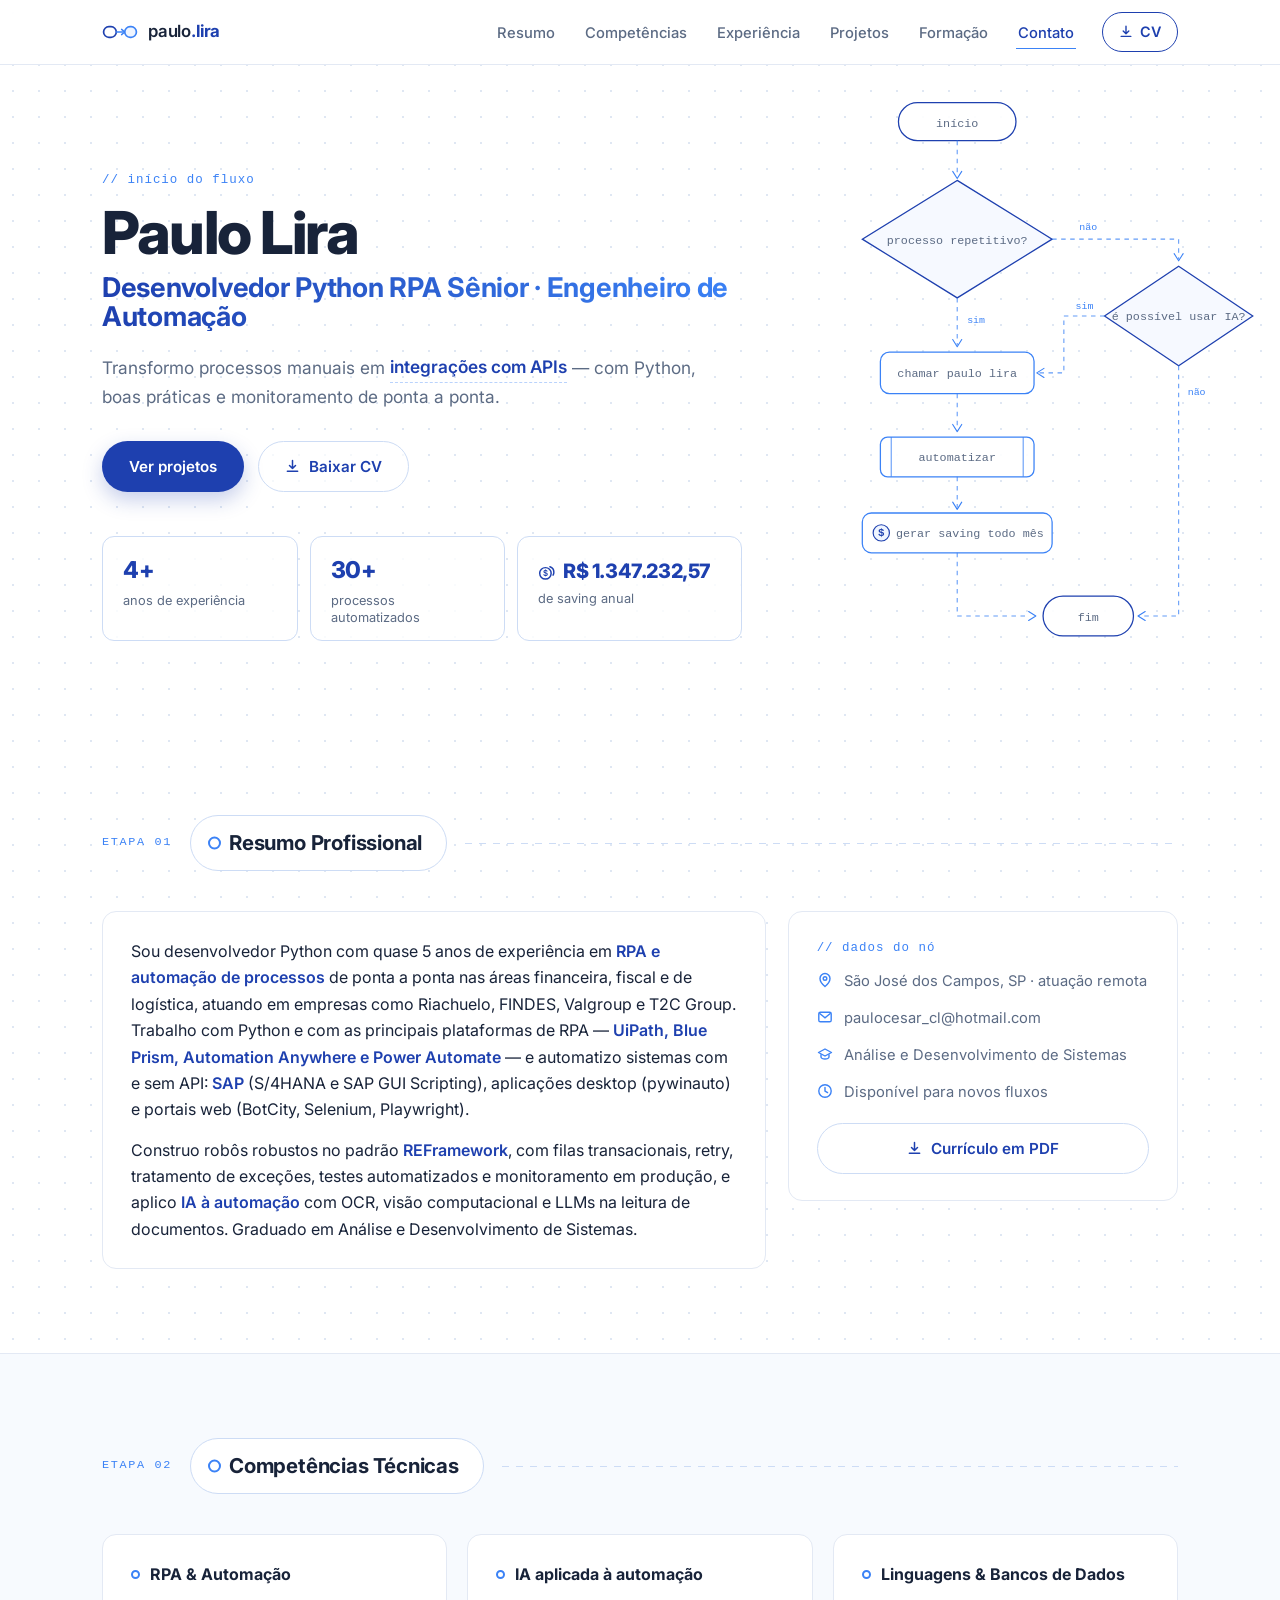
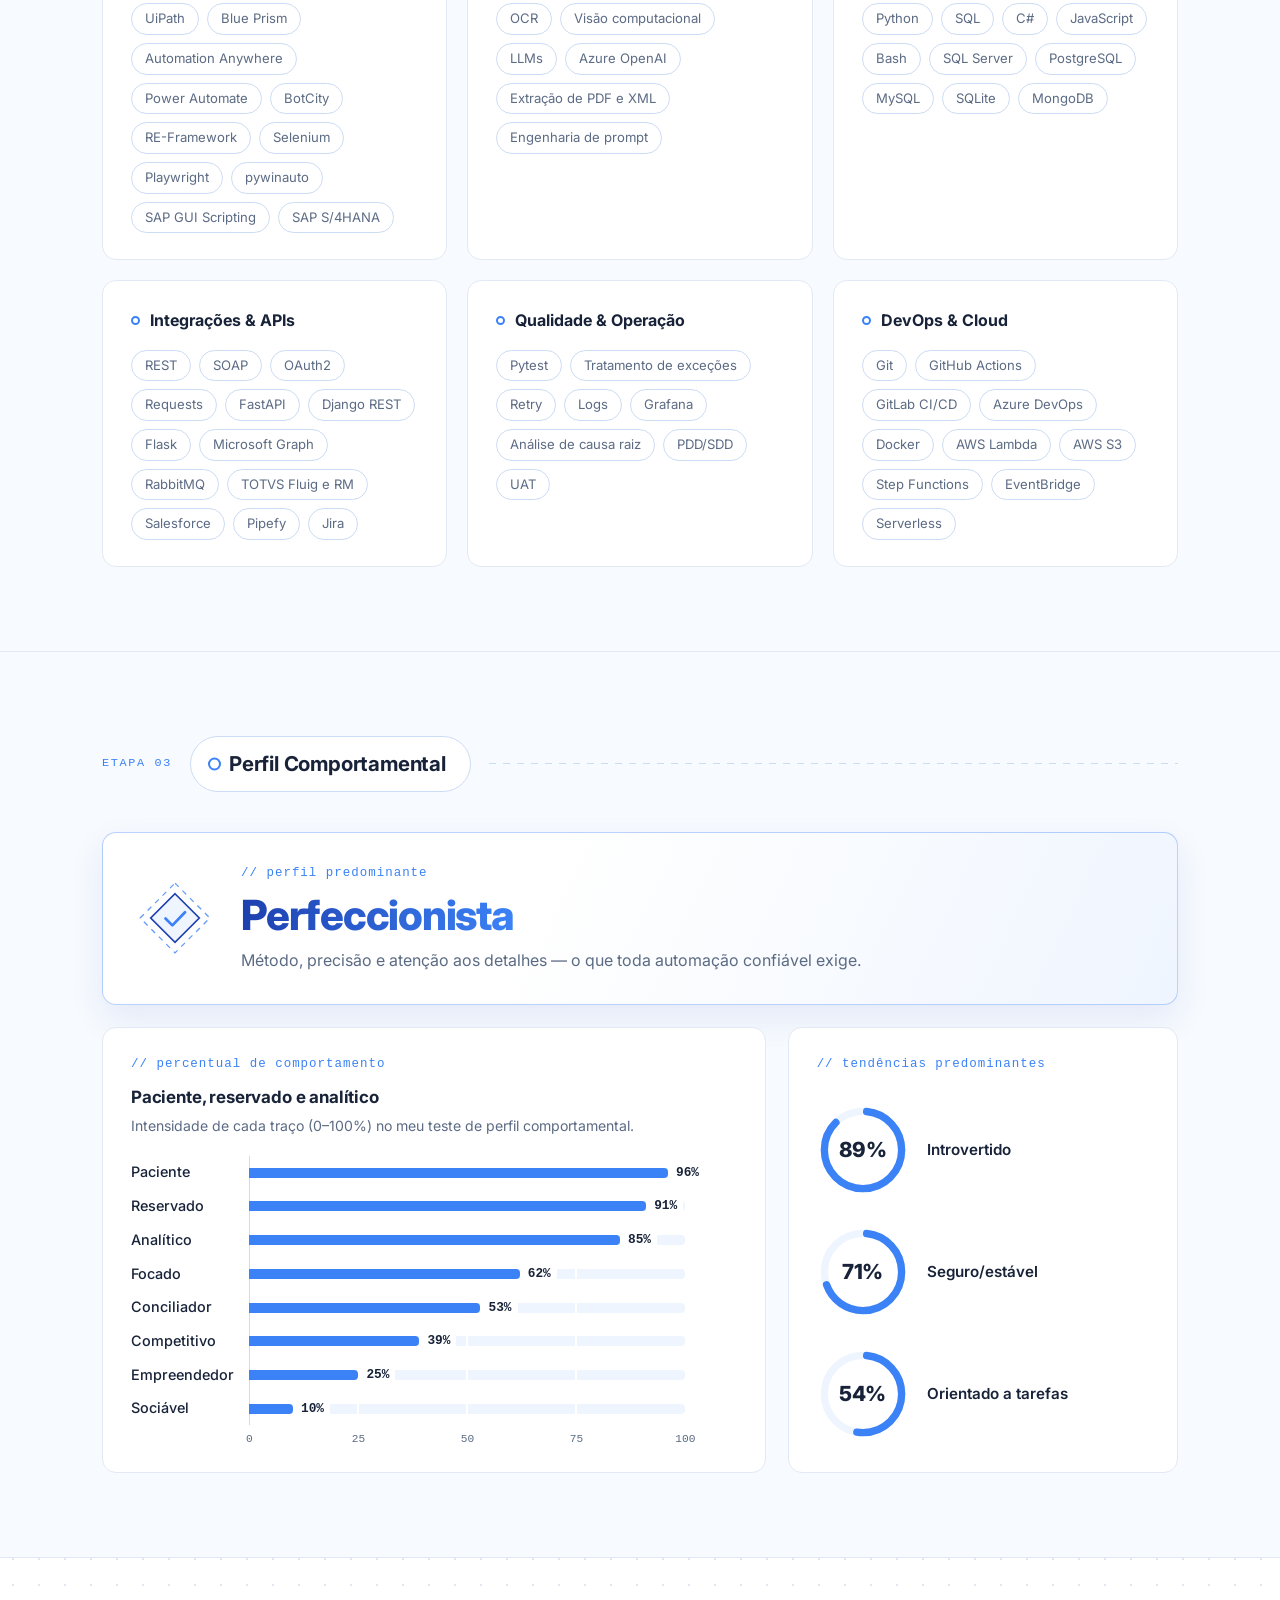
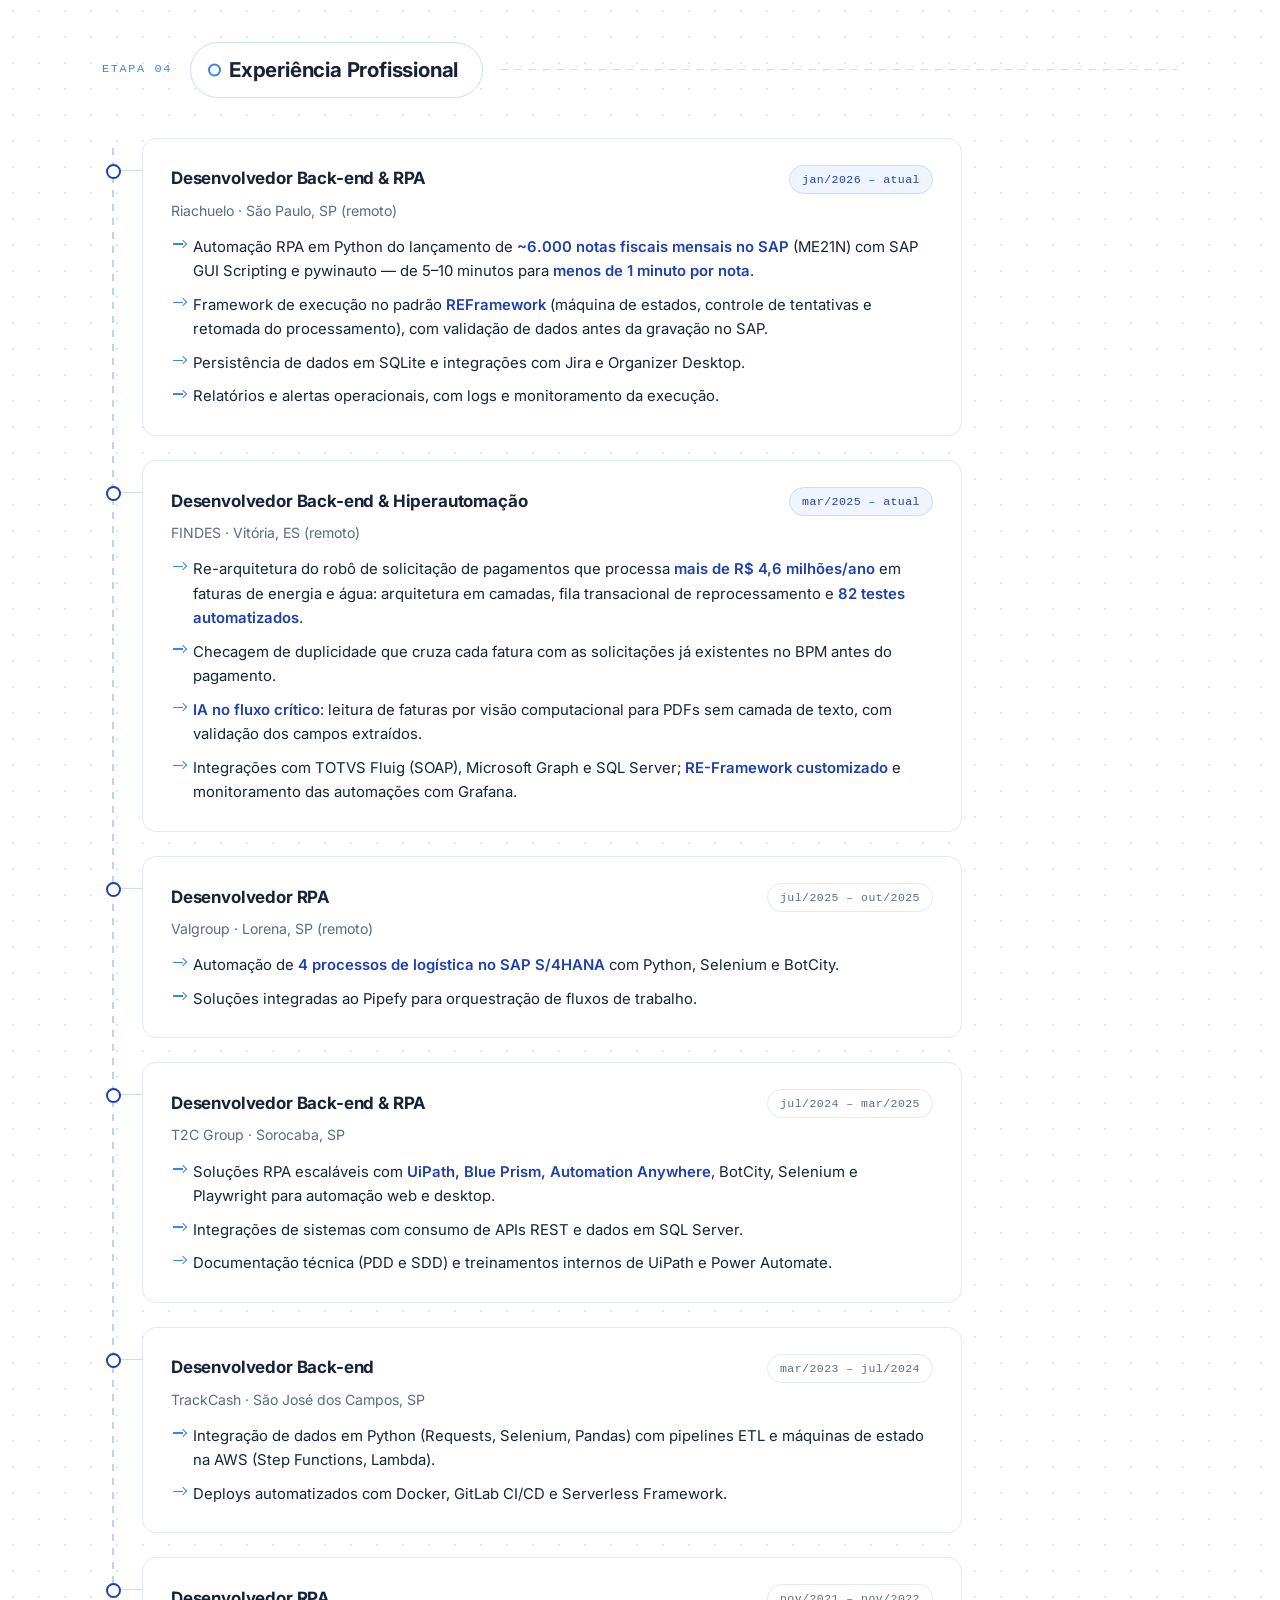
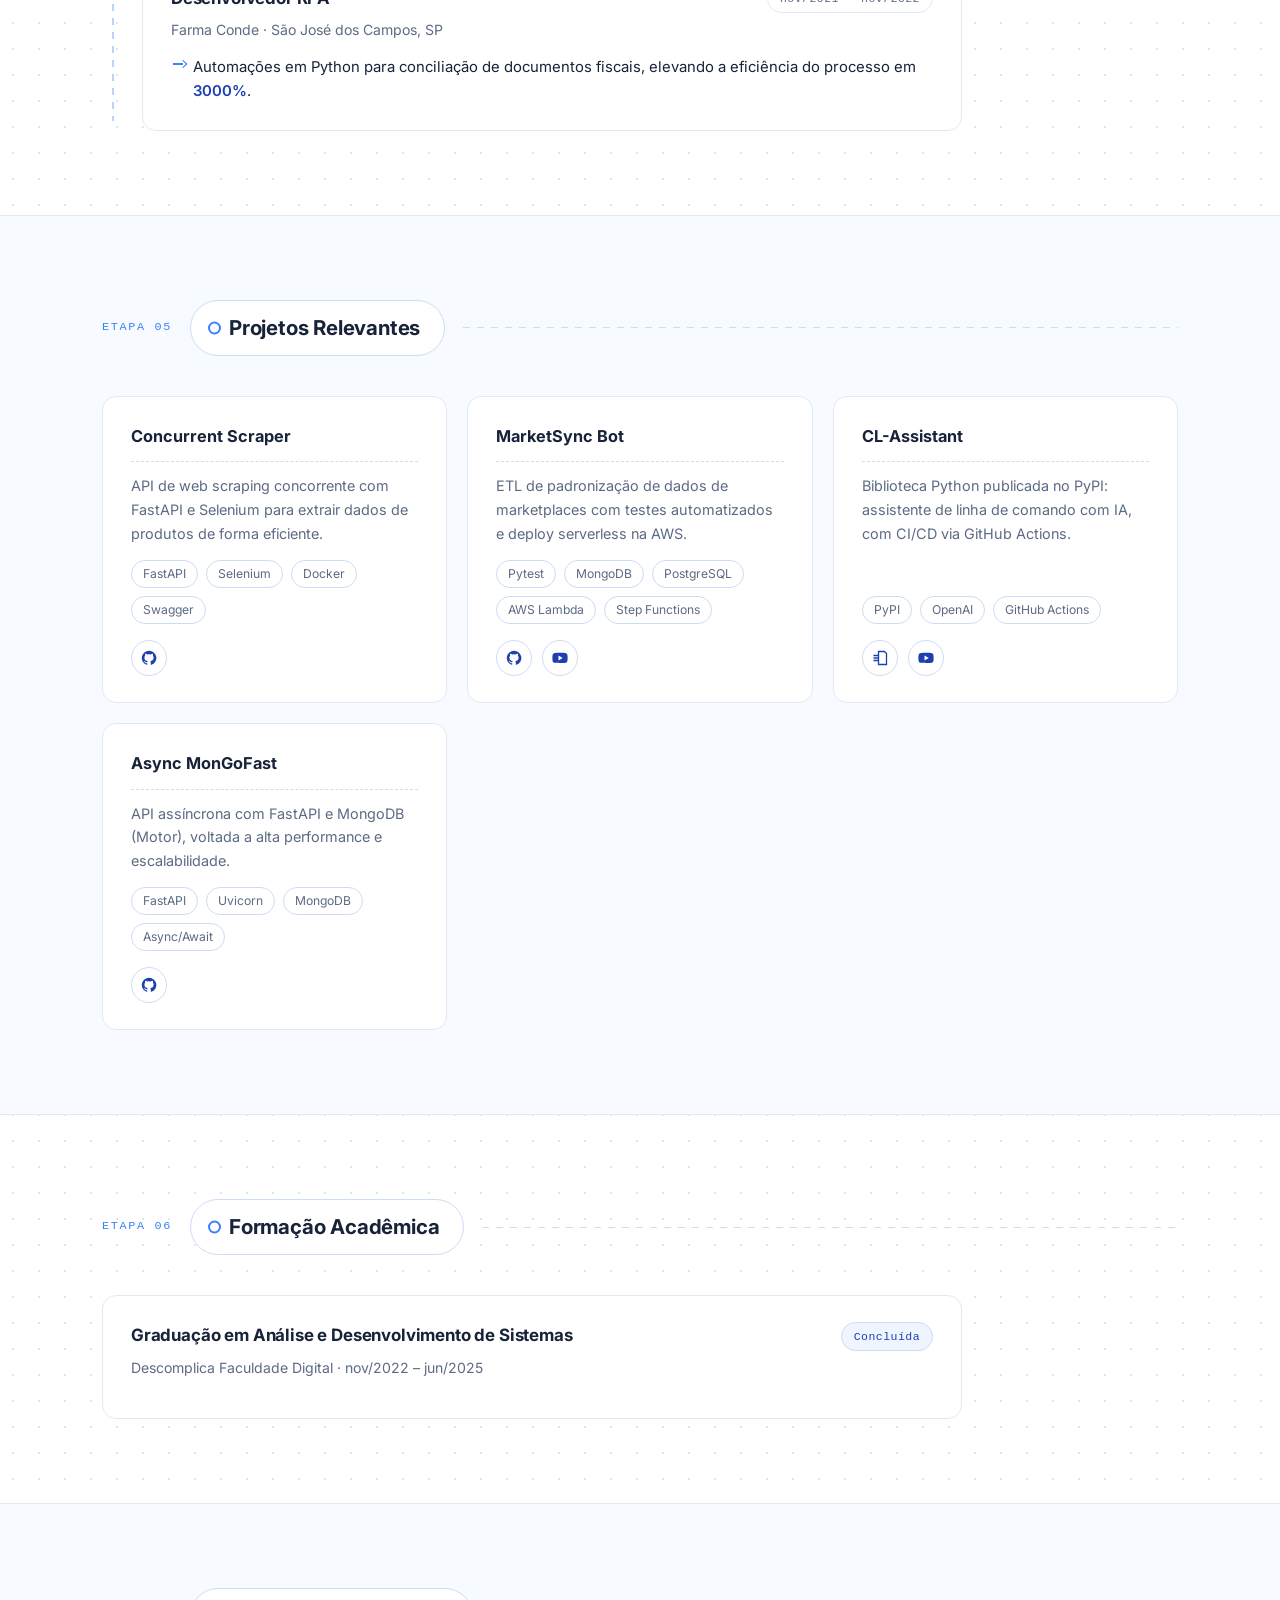
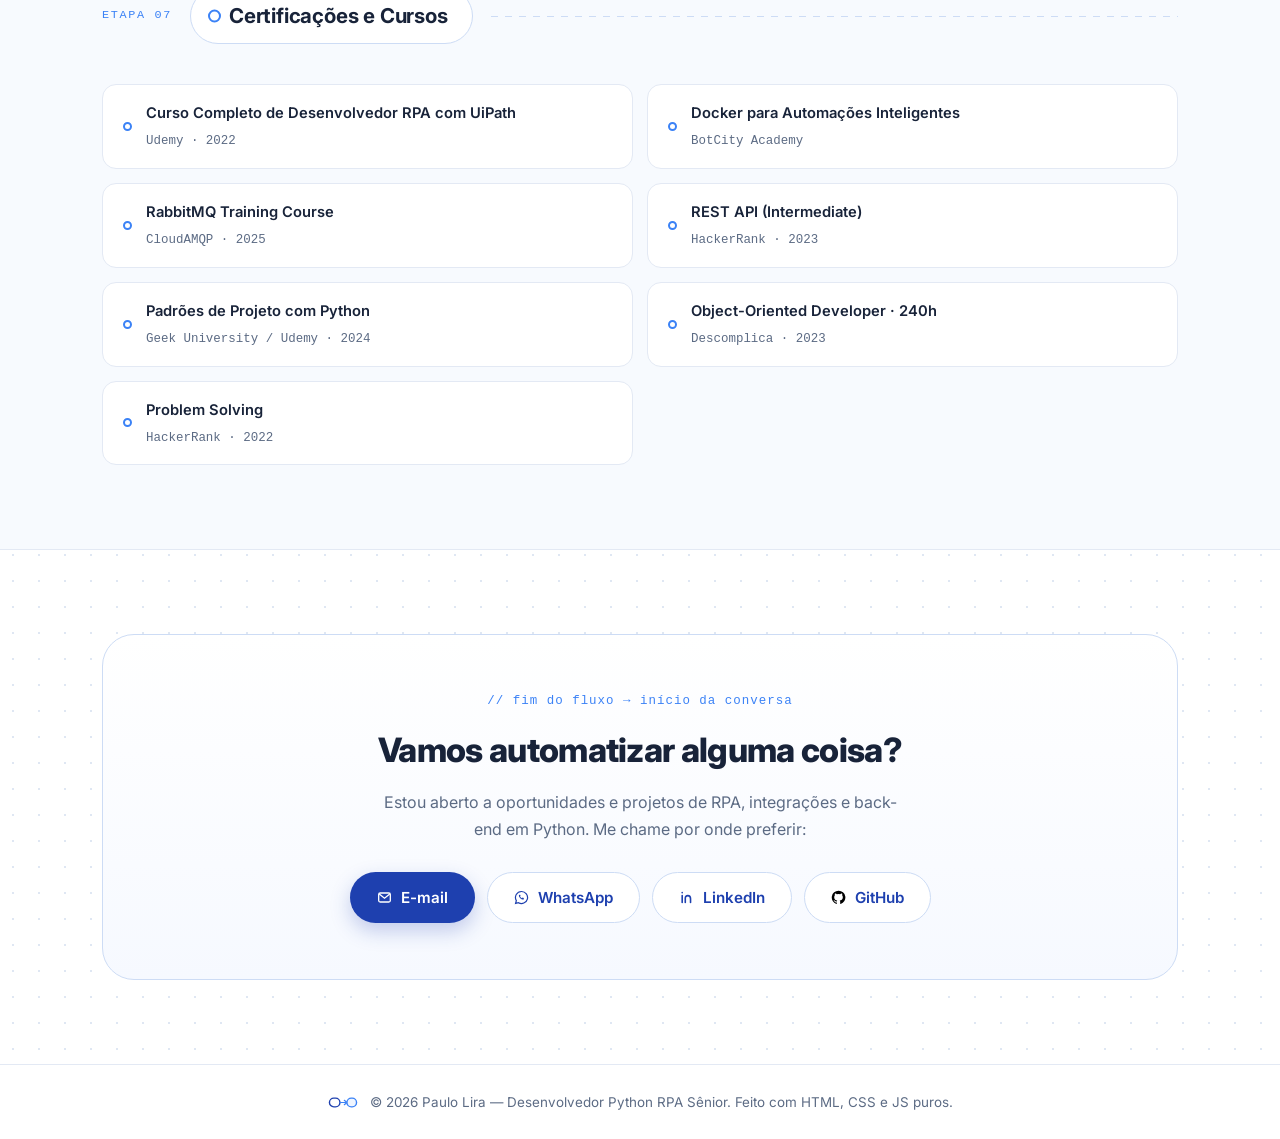
<file: index.html>
<!DOCTYPE html>
<html lang="pt-BR">
<head>
    <meta charset="UTF-8">
    <meta name="viewport" content="width=device-width, initial-scale=1.0">

    <title>Paulo Lira | Desenvolvedor Python RPA Sênior e Engenheiro de Automação</title>
    <meta name="description" content="Desenvolvedor Python RPA Sênior com quase 5 anos em automação de processos: UiPath, Blue Prism, Automation Anywhere, Power Automate, SAP S/4HANA, APIs REST/SOAP e IA aplicada. Veja experiência, projetos e contato.">
    <meta name="author" content="Paulo Cesar de Castro Lira">
    <link rel="canonical" href="https://paulolira.pages.dev/">
    <meta name="theme-color" content="#1E40AF">

    <!-- Open Graph -->
    <meta property="og:type" content="website">
    <meta property="og:locale" content="pt_BR">
    <meta property="og:url" content="https://paulolira.pages.dev/">
    <meta property="og:site_name" content="Paulo Lira — Portfólio">
    <meta property="og:title" content="Paulo Lira | Desenvolvedor Python RPA Sênior e Engenheiro de Automação">
    <meta property="og:description" content="Automação de processos, RPA e integrações com APIs em Python. 4+ anos de experiência, projetos reais e resultados de até 3000% de ganho de eficiência.">
    <meta property="og:image" content="https://paulolira.pages.dev/og-image.png">
    <meta property="og:image:width" content="1200">
    <meta property="og:image:height" content="630">

    <!-- Twitter -->
    <meta name="twitter:card" content="summary_large_image">
    <meta name="twitter:title" content="Paulo Lira | Desenvolvedor Python RPA Sênior e Engenheiro de Automação">
    <meta name="twitter:description" content="Automação de processos, RPA e integrações com APIs em Python. 4+ anos de experiência e resultados reais.">
    <meta name="twitter:image" content="https://paulolira.pages.dev/og-image.png">

    <link rel="icon" type="image/svg+xml" href="favicon.svg">

    <link rel="preconnect" href="https://fonts.googleapis.com">
    <link rel="preconnect" href="https://fonts.gstatic.com" crossorigin>
    <link href="https://fonts.googleapis.com/css2?family=Inter:wght@400;500;600;700;800&display=swap" rel="stylesheet">

    <link rel="stylesheet" href="styles.css">

    <script type="application/ld+json">
    {
      "@context": "https://schema.org",
      "@type": "Person",
      "name": "Paulo Cesar de Castro Lira",
      "alternateName": "Paulo Lira",
      "jobTitle": "Desenvolvedor Python RPA Sênior e Engenheiro de Automação",
      "description": "Desenvolvedor Python especializado em RPA (UiPath, Blue Prism, Automation Anywhere, Power Automate), automação de processos, integrações com APIs e IA aplicada à automação.",
      "url": "https://paulolira.pages.dev/",
      "email": "mailto:paulocesar_cl@hotmail.com",
      "address": {
        "@type": "PostalAddress",
        "addressLocality": "São José dos Campos",
        "addressRegion": "SP",
        "addressCountry": "BR"
      },
      "alumniOf": {
        "@type": "CollegeOrUniversity",
        "name": "Descomplica Faculdade Digital"
      },
      "sameAs": [
        "https://www.linkedin.com/in/paulo-lira-dev/",
        "https://github.com/PauloLiraDev"
      ],
      "knowsAbout": ["Python", "RPA", "Automação de Processos", "UiPath", "Blue Prism", "Automation Anywhere", "Power Automate", "REFramework", "SAP S/4HANA", "APIs REST", "SOAP", "BotCity", "Selenium", "Playwright", "OCR", "LLM", "SQL", "AWS", "Docker"]
    }
    </script>
</head>
<body>
    <a class="skip-link" href="#resumo">Pular para o conteúdo</a>

    <header class="header" id="topo">
        <nav class="navbar" aria-label="Navegação principal">
            <a class="brand" href="#topo" aria-label="Paulo Lira — início da página">
                <svg class="brand-glyph" viewBox="0 0 34 24" aria-hidden="true">
                    <rect x="1.5" y="7" width="12" height="10" rx="5" class="g1"/>
                    <path d="M13.5 12h7" class="g2"/>
                    <path d="M18.5 9.5l3 2.5-3 2.5" class="g2"/>
                    <rect x="21.5" y="7" width="11" height="10" rx="5" class="g3"/>
                </svg>
                <span>paulo<b>.lira</b></span>
            </a>

            <button class="hamburger" aria-label="Abrir menu" aria-expanded="false" aria-controls="menu">
                <span></span><span></span><span></span>
            </button>

            <ul class="nav-menu" id="menu">
                <li><a class="nav-link" href="#resumo">Resumo</a></li>
                <li><a class="nav-link" href="#competencias">Competências</a></li>
                <li><a class="nav-link" href="#experiencia">Experiência</a></li>
                <li><a class="nav-link" href="#projetos">Projetos</a></li>
                <li><a class="nav-link" href="#formacao">Formação</a></li>
                <li><a class="nav-link" href="#contato">Contato</a></li>
                <li>
                    <a class="btn-cv" href="Paulo-Lira-Desenvolvedor-Python-RPA.pdf" download>
                        <svg viewBox="0 0 16 16" aria-hidden="true"><path d="M8 1.5v8.6m0 0L4.8 6.9M8 10.1l3.2-3.2M2.5 13h11" fill="none" stroke="currentColor" stroke-width="1.6" stroke-linecap="round" stroke-linejoin="round"/></svg>
                        CV
                    </a>
                </li>
            </ul>
        </nav>
    </header>

    <main>
        <!-- ══════════════ HERO ══════════════ -->
        <section class="hero" aria-label="Apresentação">
            <svg class="hero-flow" viewBox="0 0 520 620" aria-hidden="true" focusable="false">
                <g class="float-a">
                    <rect x="120" y="14" width="130" height="42" rx="21" class="node n1"/>
                    <text x="185" y="41" class="ntext">início</text>
                </g>
                <path d="M185 56v40" class="edge dash"/>
                <path d="M180 90l5 8 5-8" class="arrow"/>
                <g class="float-b">
                    <path d="M185 100l105 65-105 65-105-65z" class="node n3"/>
                    <text x="185" y="170" class="ntext">processo repetitivo?</text>
                </g>
                <path d="M185 230v52" class="edge dash"/>
                <text x="196" y="258" class="elabel">sim</text>
                <path d="M180 276l5 8 5-8" class="arrow"/>
                <g class="float-a">
                    <rect x="100" y="290" width="170" height="46" rx="10" class="node n2"/>
                    <text x="185" y="318" class="ntext">chamar paulo lira</text>
                </g>
                <path d="M290 165h140v22" class="edge dash"/>
                <text x="320" y="155" class="elabel">não</text>
                <path d="M425 181l5 8 5-8" class="arrow"/>
                <g class="float-b">
                    <path d="M430 195l82 55-82 55-82-55z" class="node n3"/>
                    <text x="430" y="255" class="ntext">é possível usar IA?</text>
                </g>
                <path d="M348 250h-45v63h-30" class="edge dash"/>
                <text x="316" y="242" class="elabel">sim</text>
                <path d="M281 308l-8 5 8 5" class="arrow"/>
                <path d="M430 305v277h-45" class="edge dash"/>
                <text x="440" y="338" class="elabel">não</text>
                <path d="M393 577l-8 5 8 5" class="arrow"/>
                <path d="M185 336v40" class="edge dash"/>
                <path d="M180 370l5 8 5-8" class="arrow"/>
                <g class="float-b">
                    <rect x="100" y="384" width="170" height="44" rx="8" class="node n2"/>
                    <path d="M112 384v44M258 384v44" class="edge"/>
                    <text x="185" y="411" class="ntext">automatizar</text>
                </g>
                <path d="M185 428v34" class="edge dash"/>
                <path d="M180 456l5 8 5-8" class="arrow"/>
                <g class="float-a">
                    <rect x="80" y="468" width="210" height="44" rx="10" class="node n2"/>
                    <circle cx="101" cy="490" r="9" class="coin"/>
                    <text x="101" y="494" class="coin-sign">$</text>
                    <text x="199" y="495" class="ntext">gerar saving todo mês</text>
                </g>
                <path d="M185 512v70h79" class="edge dash"/>
                <path d="M264 577l8 5-8 5" class="arrow"/>
                <g class="float-b">
                    <rect x="280" y="560" width="100" height="44" rx="22" class="node n1"/>
                    <text x="330" y="587" class="ntext">fim</text>
                </g>
            </svg>

            <div class="container hero-grid">
                <div class="hero-content">
                    <p class="flow-label reveal">// início do fluxo</p>
                    <h1 class="reveal" style="--d:.08s">Paulo Lira<span class="h1-sub">Desenvolvedor Python RPA Sênior · Engenheiro de Automação</span></h1>
                    <p class="hero-lede reveal" style="--d:.16s">
                        Transformo processos manuais em
                        <span class="rotator" aria-hidden="true">
                            <span class="rot-item is-active">automações RPA</span>
                            <span class="rot-item">integrações com APIs</span>
                            <span class="rot-item">bots web &amp; desktop</span>
                            <span class="rot-item">pipelines de dados</span>
                        </span><span class="sr-only">automações RPA, integrações com APIs, bots web e desktop e pipelines de dados</span>
                        — com Python, boas práticas e monitoramento de ponta a ponta.
                    </p>
                    <div class="hero-actions reveal" style="--d:.24s">
                        <a class="btn btn-primary" href="#projetos">Ver projetos</a>
                        <a class="btn btn-ghost" href="Paulo-Lira-Desenvolvedor-Python-RPA.pdf" download>
                            <svg viewBox="0 0 16 16" aria-hidden="true"><path d="M8 1.5v8.6m0 0L4.8 6.9M8 10.1l3.2-3.2M2.5 13h11" fill="none" stroke="currentColor" stroke-width="1.6" stroke-linecap="round" stroke-linejoin="round"/></svg>
                            Baixar CV
                        </a>
                    </div>
                    <ul class="hero-stats reveal" style="--d:.32s">
                        <li><strong>4+</strong><span>anos de experiência</span></li>
                        <li><strong>30+</strong><span>processos automatizados</span></li>
                        <li class="stat-wide"><strong><svg class="ico-coins" viewBox="0 0 16 16" aria-hidden="true"><circle cx="6.6" cy="9.2" r="5.1" fill="none" stroke="currentColor" stroke-width="1.3"/><text x="6.6" y="11.9" text-anchor="middle" font-size="7.5" font-weight="700" font-family="Consolas, monospace" fill="currentColor">$</text><path d="M10.6 3.3a5.1 5.1 0 0 1 3.5 4.9 5.1 5.1 0 0 1-.7 2.6" fill="none" stroke="currentColor" stroke-width="1.3" stroke-linecap="round"/></svg>R$ 1.347.232,57</strong><span>de saving anual</span></li>
                    </ul>
                </div>
            </div>
        </section>

        <!-- ══════════════ RESUMO ══════════════ -->
        <section id="resumo" class="section">
            <div class="container">
                <header class="sec-head reveal">
                    <span class="sec-step">etapa 01</span>
                    <h2 class="sec-title">Resumo Profissional</h2>
                    <span class="sec-line" aria-hidden="true"></span>
                </header>

                <div class="resumo-grid">
                    <div class="card resumo-text reveal">
                        <p>Sou desenvolvedor Python com quase 5 anos de experiência em <strong>RPA e automação de processos</strong> de ponta a ponta nas áreas financeira, fiscal e de logística, atuando em empresas como Riachuelo, FINDES, Valgroup e T2C Group. Trabalho com Python e com as principais plataformas de RPA — <strong>UiPath, Blue Prism, Automation Anywhere e Power Automate</strong> — e automatizo sistemas com e sem API: <strong>SAP</strong> (S/4HANA e SAP GUI Scripting), aplicações desktop (pywinauto) e portais web (BotCity, Selenium, Playwright).</p>
                        <p>Construo robôs robustos no padrão <strong>REFramework</strong>, com filas transacionais, retry, tratamento de exceções, testes automatizados e monitoramento em produção, e aplico <strong>IA à automação</strong> com OCR, visão computacional e LLMs na leitura de documentos. Graduado em Análise e Desenvolvimento de Sistemas.</p>
                    </div>
                    <aside class="card info-node reveal" style="--d:.12s" aria-label="Informações rápidas">
                        <p class="flow-label">// dados do nó</p>
                        <ul>
                            <li>
                                <svg viewBox="0 0 16 16" aria-hidden="true"><path d="M8 14.5s-5-4.1-5-8a5 5 0 0 1 10 0c0 3.9-5 8-5 8z" fill="none" stroke="currentColor" stroke-width="1.4"/><circle cx="8" cy="6.5" r="1.8" fill="none" stroke="currentColor" stroke-width="1.4"/></svg>
                                São José dos Campos, SP · atuação remota
                            </li>
                            <li>
                                <svg viewBox="0 0 16 16" aria-hidden="true"><rect x="1.8" y="3.2" width="12.4" height="9.6" rx="1.6" fill="none" stroke="currentColor" stroke-width="1.4"/><path d="M2.4 4.2 8 8.8l5.6-4.6" fill="none" stroke="currentColor" stroke-width="1.4"/></svg>
                                paulocesar_cl@hotmail.com
                            </li>
                            <li>
                                <svg viewBox="0 0 16 16" aria-hidden="true"><path d="M1.5 6.5 8 3l6.5 3.5L8 10 1.5 6.5z" fill="none" stroke="currentColor" stroke-width="1.4" stroke-linejoin="round"/><path d="M4 8.2V11c0 .9 1.8 2 4 2s4-1.1 4-2V8.2" fill="none" stroke="currentColor" stroke-width="1.4"/></svg>
                                Análise e Desenvolvimento de Sistemas
                            </li>
                            <li>
                                <svg viewBox="0 0 16 16" aria-hidden="true"><circle cx="8" cy="8" r="6.2" fill="none" stroke="currentColor" stroke-width="1.4"/><path d="M8 4.5V8l2.6 1.6" fill="none" stroke="currentColor" stroke-width="1.4" stroke-linecap="round"/></svg>
                                Disponível para novos fluxos
                            </li>
                        </ul>
                        <a class="btn btn-ghost btn-block" href="Paulo-Lira-Desenvolvedor-Python-RPA.pdf" download>
                            <svg viewBox="0 0 16 16" aria-hidden="true"><path d="M8 1.5v8.6m0 0L4.8 6.9M8 10.1l3.2-3.2M2.5 13h11" fill="none" stroke="currentColor" stroke-width="1.6" stroke-linecap="round" stroke-linejoin="round"/></svg>
                            Currículo em PDF
                        </a>
                    </aside>
                </div>
            </div>
        </section>

        <!-- ══════════════ COMPETÊNCIAS ══════════════ -->
        <section id="competencias" class="section section-soft">
            <div class="container">
                <header class="sec-head reveal">
                    <span class="sec-step">etapa 02</span>
                    <h2 class="sec-title">Competências Técnicas</h2>
                    <span class="sec-line" aria-hidden="true"></span>
                </header>

                <div class="skills-grid">
                    <div class="card skill-card reveal">
                        <h3><span class="node-dot" aria-hidden="true"></span>RPA &amp; Automação</h3>
                        <ul class="chips">
                            <li>UiPath</li><li>Blue Prism</li><li>Automation Anywhere</li><li>Power Automate</li><li>BotCity</li><li>RE-Framework</li><li>Selenium</li><li>Playwright</li><li>pywinauto</li><li>SAP GUI Scripting</li><li>SAP S/4HANA</li>
                        </ul>
                    </div>
                    <div class="card skill-card reveal" style="--d:.06s">
                        <h3><span class="node-dot" aria-hidden="true"></span>IA aplicada à automação</h3>
                        <ul class="chips">
                            <li>OCR</li><li>Visão computacional</li><li>LLMs</li><li>Azure OpenAI</li><li>Extração de PDF e XML</li><li>Engenharia de prompt</li>
                        </ul>
                    </div>
                    <div class="card skill-card reveal" style="--d:.12s">
                        <h3><span class="node-dot" aria-hidden="true"></span>Linguagens &amp; Bancos de Dados</h3>
                        <ul class="chips">
                            <li>Python</li><li>SQL</li><li>C#</li><li>JavaScript</li><li>Bash</li><li>SQL Server</li><li>PostgreSQL</li><li>MySQL</li><li>SQLite</li><li>MongoDB</li>
                        </ul>
                    </div>
                    <div class="card skill-card reveal" style="--d:.06s">
                        <h3><span class="node-dot" aria-hidden="true"></span>Integrações &amp; APIs</h3>
                        <ul class="chips">
                            <li>REST</li><li>SOAP</li><li>OAuth2</li><li>Requests</li><li>FastAPI</li><li>Django REST</li><li>Flask</li><li>Microsoft Graph</li><li>RabbitMQ</li><li>TOTVS Fluig e RM</li><li>Salesforce</li><li>Pipefy</li><li>Jira</li>
                        </ul>
                    </div>
                    <div class="card skill-card reveal" style="--d:.12s">
                        <h3><span class="node-dot" aria-hidden="true"></span>Qualidade &amp; Operação</h3>
                        <ul class="chips">
                            <li>Pytest</li><li>Tratamento de exceções</li><li>Retry</li><li>Logs</li><li>Grafana</li><li>Análise de causa raiz</li><li>PDD/SDD</li><li>UAT</li>
                        </ul>
                    </div>
                    <div class="card skill-card reveal" style="--d:.18s">
                        <h3><span class="node-dot" aria-hidden="true"></span>DevOps &amp; Cloud</h3>
                        <ul class="chips">
                            <li>Git</li><li>GitHub Actions</li><li>GitLab CI/CD</li><li>Azure DevOps</li><li>Docker</li><li>AWS Lambda</li><li>AWS S3</li><li>Step Functions</li><li>EventBridge</li><li>Serverless</li>
                        </ul>
                    </div>
                </div>
            </div>
        </section>

        <!-- ══════════════ PERFIL COMPORTAMENTAL ══════════════ -->
        <section id="perfil" class="section section-soft">
            <div class="container">
                <header class="sec-head reveal">
                    <span class="sec-step">etapa 03</span>
                    <h2 class="sec-title">Perfil Comportamental</h2>
                    <span class="sec-line" aria-hidden="true"></span>
                </header>

                <div class="card perfil-result reveal">
                    <svg class="result-glyph" viewBox="0 0 72 72" aria-hidden="true" focusable="false">
                        <path d="M36 3l33 33-33 33L3 36z" class="glyph-edge"/>
                        <path d="M36 13l23 23-23 23-23-23z" class="glyph-node"/>
                        <path d="M27 36.5l6.5 6.5 12-12.5" class="glyph-check"/>
                    </svg>
                    <div>
                        <p class="flow-label">// perfil predominante</p>
                        <h3 class="result-title">Perfeccionista</h3>
                        <p class="result-lede">Método, precisão e atenção aos detalhes&nbsp;— o que toda automação confiável exige.</p>
                    </div>
                </div>

                <div class="perfil-grid">
                    <figure class="card perfil-chart reveal">
                        <p class="flow-label">// percentual de comportamento</p>
                        <figcaption>
                            <h3>Paciente, reservado e analítico</h3>
                            <p>Intensidade de cada traço (0–100%) no meu teste de perfil comportamental.</p>
                        </figcaption>
                        <ol class="traits">
                            <li style="--v:96"><span class="trait-name">Paciente</span><span class="trait-track"><span class="trait-bar"><span class="trait-val">96%</span></span></span></li>
                            <li style="--v:91"><span class="trait-name">Reservado</span><span class="trait-track"><span class="trait-bar"><span class="trait-val">91%</span></span></span></li>
                            <li style="--v:85"><span class="trait-name">Analítico</span><span class="trait-track"><span class="trait-bar"><span class="trait-val">85%</span></span></span></li>
                            <li style="--v:62"><span class="trait-name">Focado</span><span class="trait-track"><span class="trait-bar"><span class="trait-val">62%</span></span></span></li>
                            <li style="--v:53"><span class="trait-name">Conciliador</span><span class="trait-track"><span class="trait-bar"><span class="trait-val">53%</span></span></span></li>
                            <li style="--v:39"><span class="trait-name">Competitivo</span><span class="trait-track"><span class="trait-bar"><span class="trait-val">39%</span></span></span></li>
                            <li style="--v:25"><span class="trait-name">Empreendedor</span><span class="trait-track"><span class="trait-bar"><span class="trait-val">25%</span></span></span></li>
                            <li style="--v:10"><span class="trait-name">Sociável</span><span class="trait-track"><span class="trait-bar"><span class="trait-val">10%</span></span></span></li>
                        </ol>
                        <div class="traits-axis" aria-hidden="true">
                            <span style="--t:0">0</span><span style="--t:25">25</span><span style="--t:50">50</span><span style="--t:75">75</span><span style="--t:100">100</span>
                        </div>
                    </figure>

                    <figure class="card perfil-rings reveal" style="--d:.12s">
                        <figcaption class="flow-label">// tendências predominantes</figcaption>
                        <ul class="rings">
                            <li style="--v:89">
                                <span class="ring">
                                    <svg viewBox="0 0 100 100" aria-hidden="true" focusable="false"><circle class="ring-track" cx="50" cy="50" r="42"/><circle class="ring-arc" cx="50" cy="50" r="42"/></svg>
                                    <strong>89%</strong>
                                </span>
                                <span class="ring-label">Introvertido</span>
                            </li>
                            <li style="--v:71">
                                <span class="ring">
                                    <svg viewBox="0 0 100 100" aria-hidden="true" focusable="false"><circle class="ring-track" cx="50" cy="50" r="42"/><circle class="ring-arc" cx="50" cy="50" r="42"/></svg>
                                    <strong>71%</strong>
                                </span>
                                <span class="ring-label">Seguro/estável</span>
                            </li>
                            <li style="--v:54">
                                <span class="ring">
                                    <svg viewBox="0 0 100 100" aria-hidden="true" focusable="false"><circle class="ring-track" cx="50" cy="50" r="42"/><circle class="ring-arc" cx="50" cy="50" r="42"/></svg>
                                    <strong>54%</strong>
                                </span>
                                <span class="ring-label">Orientado a tarefas</span>
                            </li>
                        </ul>
                    </figure>
                </div>
            </div>
        </section>

        <!-- ══════════════ EXPERIÊNCIA ══════════════ -->
        <section id="experiencia" class="section">
            <div class="container">
                <header class="sec-head reveal">
                    <span class="sec-step">etapa 04</span>
                    <h2 class="sec-title">Experiência Profissional</h2>
                    <span class="sec-line" aria-hidden="true"></span>
                </header>

                <div class="flow">
                    <article class="flow-item reveal">
                        <div class="card">
                            <div class="job-top">
                                <h3>Desenvolvedor Back-end &amp; RPA</h3>
                                <span class="badge badge-atual">jan/2026 – atual</span>
                            </div>
                            <p class="job-org">Riachuelo · São Paulo, SP (remoto)</p>
                            <ul class="job-list">
                                <li>Automação RPA em Python do lançamento de <strong>~6.000 notas fiscais mensais no SAP</strong> (ME21N) com SAP GUI Scripting e pywinauto — de 5–10 minutos para <strong>menos de 1 minuto por nota</strong>.</li>
                                <li>Framework de execução no padrão <strong>REFramework</strong> (máquina de estados, controle de tentativas e retomada do processamento), com validação de dados antes da gravação no SAP.</li>
                                <li>Persistência de dados em SQLite e integrações com Jira e Organizer Desktop.</li>
                                <li>Relatórios e alertas operacionais, com logs e monitoramento da execução.</li>
                            </ul>
                        </div>
                    </article>

                    <article class="flow-item reveal">
                        <div class="card">
                            <div class="job-top">
                                <h3>Desenvolvedor Back-end &amp; Hiperautomação</h3>
                                <span class="badge badge-atual">mar/2025 – atual</span>
                            </div>
                            <p class="job-org">FINDES · Vitória, ES (remoto)</p>
                            <ul class="job-list">
                                <li>Re-arquitetura do robô de solicitação de pagamentos que processa <strong>mais de R$ 4,6 milhões/ano</strong> em faturas de energia e água: arquitetura em camadas, fila transacional de reprocessamento e <strong>82 testes automatizados</strong>.</li>
                                <li>Checagem de duplicidade que cruza cada fatura com as solicitações já existentes no BPM antes do pagamento.</li>
                                <li><strong>IA no fluxo crítico</strong>: leitura de faturas por visão computacional para PDFs sem camada de texto, com validação dos campos extraídos.</li>
                                <li>Integrações com TOTVS Fluig (SOAP), Microsoft Graph e SQL Server; <strong>RE-Framework customizado</strong> e monitoramento das automações com Grafana.</li>
                            </ul>
                        </div>
                    </article>

                    <article class="flow-item reveal">
                        <div class="card">
                            <div class="job-top">
                                <h3>Desenvolvedor RPA</h3>
                                <span class="badge">jul/2025 – out/2025</span>
                            </div>
                            <p class="job-org">Valgroup · Lorena, SP (remoto)</p>
                            <ul class="job-list">
                                <li>Automação de <strong>4 processos de logística no SAP S/4HANA</strong> com Python, Selenium e BotCity.</li>
                                <li>Soluções integradas ao Pipefy para orquestração de fluxos de trabalho.</li>
                            </ul>
                        </div>
                    </article>

                    <article class="flow-item reveal">
                        <div class="card">
                            <div class="job-top">
                                <h3>Desenvolvedor Back-end &amp; RPA</h3>
                                <span class="badge">jul/2024 – mar/2025</span>
                            </div>
                            <p class="job-org">T2C Group · Sorocaba, SP</p>
                            <ul class="job-list">
                                <li>Soluções RPA escaláveis com <strong>UiPath, Blue Prism, Automation Anywhere</strong>, BotCity, Selenium e Playwright para automação web e desktop.</li>
                                <li>Integrações de sistemas com consumo de APIs REST e dados em SQL Server.</li>
                                <li>Documentação técnica (PDD e SDD) e treinamentos internos de UiPath e Power Automate.</li>
                            </ul>
                        </div>
                    </article>

                    <article class="flow-item reveal">
                        <div class="card">
                            <div class="job-top">
                                <h3>Desenvolvedor Back-end</h3>
                                <span class="badge">mar/2023 – jul/2024</span>
                            </div>
                            <p class="job-org">TrackCash · São José dos Campos, SP</p>
                            <ul class="job-list">
                                <li>Integração de dados em Python (Requests, Selenium, Pandas) com pipelines ETL e máquinas de estado na AWS (Step Functions, Lambda).</li>
                                <li>Deploys automatizados com Docker, GitLab CI/CD e Serverless Framework.</li>
                            </ul>
                        </div>
                    </article>

                    <article class="flow-item reveal">
                        <div class="card">
                            <div class="job-top">
                                <h3>Desenvolvedor RPA</h3>
                                <span class="badge">nov/2021 – nov/2022</span>
                            </div>
                            <p class="job-org">Farma Conde · São José dos Campos, SP</p>
                            <ul class="job-list">
                                <li>Automações em Python para conciliação de documentos fiscais, elevando a eficiência do processo em <strong>3000%</strong>.</li>
                            </ul>
                        </div>
                    </article>
                </div>
            </div>
        </section>

        <!-- ══════════════ PROJETOS ══════════════ -->
        <section id="projetos" class="section section-soft">
            <div class="container">
                <header class="sec-head reveal">
                    <span class="sec-step">etapa 05</span>
                    <h2 class="sec-title">Projetos Relevantes</h2>
                    <span class="sec-line" aria-hidden="true"></span>
                </header>

                <div class="projects-grid">
                    <article class="card project-card reveal">
                        <h3>Concurrent Scraper</h3>
                        <p>API de web scraping concorrente com FastAPI e Selenium para extrair dados de produtos de forma eficiente.</p>
                        <ul class="chips chips-sm">
                            <li>FastAPI</li><li>Selenium</li><li>Docker</li><li>Swagger</li>
                        </ul>
                        <div class="project-links">
                            <a href="https://github.com/PauloLiraDev/concurrent_scraper" target="_blank" rel="noopener" aria-label="Concurrent Scraper no GitHub">
                                <svg viewBox="0 0 16 16" aria-hidden="true"><path d="M8 .8a7.2 7.2 0 0 0-2.28 14.03c.36.07.5-.16.5-.35v-1.22c-2 .43-2.43-.97-2.43-.97-.33-.83-.8-1.05-.8-1.05-.66-.45.05-.44.05-.44.72.05 1.1.75 1.1.75.65 1.1 1.7.8 2.1.6.07-.46.26-.79.46-.97-1.6-.18-3.28-.8-3.28-3.56 0-.79.28-1.43.74-1.94-.07-.18-.32-.92.07-1.9 0 0 .6-.2 1.98.74a6.9 6.9 0 0 1 3.6 0c1.38-.94 1.98-.74 1.98-.74.4.98.15 1.72.07 1.9.46.5.74 1.15.74 1.94 0 2.77-1.69 3.38-3.3 3.55.26.23.5.67.5 1.35v2c0 .2.13.42.5.35A7.2 7.2 0 0 0 8 .8z"/></svg>
                            </a>
                        </div>
                    </article>

                    <article class="card project-card reveal" style="--d:.06s">
                        <h3>MarketSync Bot</h3>
                        <p>ETL de padronização de dados de marketplaces com testes automatizados e deploy serverless na AWS.</p>
                        <ul class="chips chips-sm">
                            <li>Pytest</li><li>MongoDB</li><li>PostgreSQL</li><li>AWS Lambda</li><li>Step Functions</li>
                        </ul>
                        <div class="project-links">
                            <a href="https://github.com/PauloLiraDev/bot_marketplace" target="_blank" rel="noopener" aria-label="MarketSync Bot no GitHub">
                                <svg viewBox="0 0 16 16" aria-hidden="true"><path d="M8 .8a7.2 7.2 0 0 0-2.28 14.03c.36.07.5-.16.5-.35v-1.22c-2 .43-2.43-.97-2.43-.97-.33-.83-.8-1.05-.8-1.05-.66-.45.05-.44.05-.44.72.05 1.1.75 1.1.75.65 1.1 1.7.8 2.1.6.07-.46.26-.79.46-.97-1.6-.18-3.28-.8-3.28-3.56 0-.79.28-1.43.74-1.94-.07-.18-.32-.92.07-1.9 0 0 .6-.2 1.98.74a6.9 6.9 0 0 1 3.6 0c1.38-.94 1.98-.74 1.98-.74.4.98.15 1.72.07 1.9.46.5.74 1.15.74 1.94 0 2.77-1.69 3.38-3.3 3.55.26.23.5.67.5 1.35v2c0 .2.13.42.5.35A7.2 7.2 0 0 0 8 .8z"/></svg>
                            </a>
                            <a href="https://www.youtube.com/watch?v=UbNdEyj0ve8" target="_blank" rel="noopener" aria-label="Demonstração do MarketSync Bot no YouTube">
                                <svg viewBox="0 0 16 16" aria-hidden="true"><path d="M15.3 4.5a1.9 1.9 0 0 0-1.34-1.36C12.78 2.8 8 2.8 8 2.8s-4.78 0-5.96.34A1.9 1.9 0 0 0 .7 4.5 20 20 0 0 0 .37 8c0 1.18.11 2.36.33 3.5a1.9 1.9 0 0 0 1.34 1.36c1.18.34 5.96.34 5.96.34s4.78 0 5.96-.34a1.9 1.9 0 0 0 1.34-1.36A20 20 0 0 0 15.63 8a20 20 0 0 0-.33-3.5zM6.5 10.6V5.4L10.7 8l-4.2 2.6z"/></svg>
                            </a>
                        </div>
                    </article>

                    <article class="card project-card reveal" style="--d:.12s">
                        <h3>CL-Assistant</h3>
                        <p>Biblioteca Python publicada no PyPI: assistente de linha de comando com IA, com CI/CD via GitHub Actions.</p>
                        <ul class="chips chips-sm">
                            <li>PyPI</li><li>OpenAI</li><li>GitHub Actions</li>
                        </ul>
                        <div class="project-links">
                            <a href="https://pypi.org/project/cl-assistant/" target="_blank" rel="noopener" aria-label="CL-Assistant no PyPI">
                                <svg viewBox="0 0 16 16" aria-hidden="true"><path d="M6.5 1.5h6l2 2v11h-8v-13z" fill="none" stroke="currentColor" stroke-width="1.3"/><path d="M1.5 5.5h5M1.5 8h5M1.5 10.5h5" stroke="currentColor" stroke-width="1.3" fill="none"/></svg>
                            </a>
                            <a href="https://youtu.be/GZG5cH0Kk90" target="_blank" rel="noopener" aria-label="Demonstração do CL-Assistant no YouTube">
                                <svg viewBox="0 0 16 16" aria-hidden="true"><path d="M15.3 4.5a1.9 1.9 0 0 0-1.34-1.36C12.78 2.8 8 2.8 8 2.8s-4.78 0-5.96.34A1.9 1.9 0 0 0 .7 4.5 20 20 0 0 0 .37 8c0 1.18.11 2.36.33 3.5a1.9 1.9 0 0 0 1.34 1.36c1.18.34 5.96.34 5.96.34s4.78 0 5.96-.34a1.9 1.9 0 0 0 1.34-1.36A20 20 0 0 0 15.63 8a20 20 0 0 0-.33-3.5zM6.5 10.6V5.4L10.7 8l-4.2 2.6z"/></svg>
                            </a>
                        </div>
                    </article>

                    <article class="card project-card reveal" style="--d:.06s">
                        <h3>Async MonGoFast</h3>
                        <p>API assíncrona com FastAPI e MongoDB (Motor), voltada a alta performance e escalabilidade.</p>
                        <ul class="chips chips-sm">
                            <li>FastAPI</li><li>Uvicorn</li><li>MongoDB</li><li>Async/Await</li>
                        </ul>
                        <div class="project-links">
                            <a href="https://github.com/PauloLiraDev/fastapi-mongodb" target="_blank" rel="noopener" aria-label="Async MonGoFast no GitHub">
                                <svg viewBox="0 0 16 16" aria-hidden="true"><path d="M8 .8a7.2 7.2 0 0 0-2.28 14.03c.36.07.5-.16.5-.35v-1.22c-2 .43-2.43-.97-2.43-.97-.33-.83-.8-1.05-.8-1.05-.66-.45.05-.44.05-.44.72.05 1.1.75 1.1.75.65 1.1 1.7.8 2.1.6.07-.46.26-.79.46-.97-1.6-.18-3.28-.8-3.28-3.56 0-.79.28-1.43.74-1.94-.07-.18-.32-.92.07-1.9 0 0 .6-.2 1.98.74a6.9 6.9 0 0 1 3.6 0c1.38-.94 1.98-.74 1.98-.74.4.98.15 1.72.07 1.9.46.5.74 1.15.74 1.94 0 2.77-1.69 3.38-3.3 3.55.26.23.5.67.5 1.35v2c0 .2.13.42.5.35A7.2 7.2 0 0 0 8 .8z"/></svg>
                            </a>
                        </div>
                    </article>
                </div>
            </div>
        </section>

        <!-- ══════════════ FORMAÇÃO ══════════════ -->
        <section id="formacao" class="section">
            <div class="container">
                <header class="sec-head reveal">
                    <span class="sec-step">etapa 06</span>
                    <h2 class="sec-title">Formação Acadêmica</h2>
                    <span class="sec-line" aria-hidden="true"></span>
                </header>

                <div class="card edu-card reveal">
                    <div class="job-top">
                        <h3>Graduação em Análise e Desenvolvimento de Sistemas</h3>
                        <span class="badge badge-ok">Concluída</span>
                    </div>
                    <p class="job-org">Descomplica Faculdade Digital · nov/2022 – jun/2025</p>
                </div>
            </div>
        </section>

        <!-- ══════════════ CERTIFICAÇÕES ══════════════ -->
        <section id="certificacoes" class="section section-soft">
            <div class="container">
                <header class="sec-head reveal">
                    <span class="sec-step">etapa 07</span>
                    <h2 class="sec-title">Certificações e Cursos</h2>
                    <span class="sec-line" aria-hidden="true"></span>
                </header>

                <ul class="certs-grid">
                    <li class="card cert-item reveal"><span class="node-dot" aria-hidden="true"></span><div><strong>Curso Completo de Desenvolvedor RPA com UiPath</strong><span>Udemy · 2022</span></div></li>
                    <li class="card cert-item reveal" style="--d:.05s"><span class="node-dot" aria-hidden="true"></span><div><strong>Docker para Automações Inteligentes</strong><span>BotCity Academy</span></div></li>
                    <li class="card cert-item reveal" style="--d:.1s"><span class="node-dot" aria-hidden="true"></span><div><strong>RabbitMQ Training Course</strong><span>CloudAMQP · 2025</span></div></li>
                    <li class="card cert-item reveal" style="--d:.15s"><span class="node-dot" aria-hidden="true"></span><div><strong>REST API (Intermediate)</strong><span>HackerRank · 2023</span></div></li>
                    <li class="card cert-item reveal" style="--d:.2s"><span class="node-dot" aria-hidden="true"></span><div><strong>Padrões de Projeto com Python</strong><span>Geek University / Udemy · 2024</span></div></li>
                    <li class="card cert-item reveal" style="--d:.25s"><span class="node-dot" aria-hidden="true"></span><div><strong>Object-Oriented Developer · 240h</strong><span>Descomplica · 2023</span></div></li>
                    <li class="card cert-item reveal" style="--d:.3s"><span class="node-dot" aria-hidden="true"></span><div><strong>Problem Solving</strong><span>HackerRank · 2022</span></div></li>
                </ul>
            </div>
        </section>

        <!-- ══════════════ CONTATO ══════════════ -->
        <section id="contato" class="section">
            <div class="container">
                <div class="card contact-node reveal">
                    <p class="flow-label">// fim do fluxo → início da conversa</p>
                    <h2>Vamos automatizar alguma coisa?</h2>
                    <p class="contact-lede">Estou aberto a oportunidades e projetos de RPA, integrações e back-end em Python. Me chame por onde preferir:</p>
                    <div class="contact-actions">
                        <a class="btn btn-primary" href="mailto:paulocesar_cl@hotmail.com">
                            <svg viewBox="0 0 16 16" aria-hidden="true"><rect x="1.8" y="3.2" width="12.4" height="9.6" rx="1.6" fill="none" stroke="currentColor" stroke-width="1.4"/><path d="M2.4 4.2 8 8.8l5.6-4.6" fill="none" stroke="currentColor" stroke-width="1.4"/></svg>
                            E-mail
                        </a>
                        <a class="btn btn-ghost" href="https://wa.me/5512988189751" target="_blank" rel="noopener">
                            <svg viewBox="0 0 16 16" aria-hidden="true"><path d="M8 1.6A6.4 6.4 0 0 0 2.5 11.3L1.7 14.3l3.1-.8A6.4 6.4 0 1 0 8 1.6z" fill="none" stroke="currentColor" stroke-width="1.3"/><path d="M5.7 5.2c-.2 0-.5.1-.5.6 0 1.9 2.4 4.3 4.6 4.3.5 0 .7-.3.7-.6l-.1-.9-1.3-.5-.6.6C7.6 8.3 6.8 7.5 6.4 6.6l.6-.6-.6-1.2-.7.4z" fill="currentColor" stroke="none"/></svg>
                            WhatsApp
                        </a>
                        <a class="btn btn-ghost" href="https://www.linkedin.com/in/paulo-lira-dev/" target="_blank" rel="noopener">
                            <svg viewBox="0 0 16 16" aria-hidden="true"><path d="M3.4 5.9v7.3M3.4 2.7v.1M6.7 13.2V8.9c0-1.7 1-2.9 2.7-2.9s2.9 1.2 2.9 3.2v4" fill="none" stroke="currentColor" stroke-width="1.7" stroke-linecap="round"/></svg>
                            LinkedIn
                        </a>
                        <a class="btn btn-ghost" href="https://github.com/PauloLiraDev" target="_blank" rel="noopener">
                            <svg viewBox="0 0 16 16" aria-hidden="true"><path d="M8 .8a7.2 7.2 0 0 0-2.28 14.03c.36.07.5-.16.5-.35v-1.22c-2 .43-2.43-.97-2.43-.97-.33-.83-.8-1.05-.8-1.05-.66-.45.05-.44.05-.44.72.05 1.1.75 1.1.75.65 1.1 1.7.8 2.1.6.07-.46.26-.79.46-.97-1.6-.18-3.28-.8-3.28-3.56 0-.79.28-1.43.74-1.94-.07-.18-.32-.92.07-1.9 0 0 .6-.2 1.98.74a6.9 6.9 0 0 1 3.6 0c1.38-.94 1.98-.74 1.98-.74.4.98.15 1.72.07 1.9.46.5.74 1.15.74 1.94 0 2.77-1.69 3.38-3.3 3.55.26.23.5.67.5 1.35v2c0 .2.13.42.5.35A7.2 7.2 0 0 0 8 .8z"/></svg>
                            GitHub
                        </a>
                    </div>
                </div>
            </div>
        </section>
    </main>

    <footer class="footer">
        <div class="container footer-inner">
            <svg class="brand-glyph" viewBox="0 0 34 24" aria-hidden="true">
                <rect x="1.5" y="7" width="12" height="10" rx="5" class="g1"/>
                <path d="M13.5 12h7" class="g2"/>
                <path d="M18.5 9.5l3 2.5-3 2.5" class="g2"/>
                <rect x="21.5" y="7" width="11" height="10" rx="5" class="g3"/>
            </svg>
            <p>© 2026 Paulo Lira — Desenvolvedor Python RPA Sênior. Feito com HTML, CSS e JS puros.</p>
        </div>
    </footer>

    <script src="script.js" defer></script>
</body>
</html>
</file>
<file: styles.css>
/* ═══════════════════════════════════════════════════════════
   Paulo Lira — Portfólio · tema "fluxograma"
   Branco + dois tons de azul + cinza · linhas finas · vanilla
   ═══════════════════════════════════════════════════════════ */

:root {
    --b1: #1E40AF;              /* azul profundo */
    --b2: #3B82F6;              /* azul vivo */
    --b1-soft: rgba(30, 64, 175, .28);
    --b2-soft: rgba(59, 130, 246, .35);
    --tint: #EFF5FF;            /* preenchimento azul claríssimo */
    --tint-2: #F6F9FF;
    --bg: #FFFFFF;
    --bg-soft: #F7FAFE;
    --ink: #182339;             /* texto principal (azul-grafite) */
    --muted: #5C6B84;           /* cinza terciário */
    --hairline: #E3E9F4;        /* linha fina neutra */
    --hairline-blue: #CDDCF5;   /* linha fina azulada */
    --dot: #DFE7F3;             /* pontos do canvas */
    --sans: 'Inter', 'Segoe UI', system-ui, -apple-system, sans-serif;
    --mono: ui-monospace, 'Cascadia Code', Consolas, 'JetBrains Mono', monospace;
    --shadow: 0 14px 34px rgba(30, 64, 175, .09);
    --radius: 14px;
}

* { margin: 0; padding: 0; box-sizing: border-box; }

html { scroll-behavior: smooth; }

body {
    font-family: var(--sans);
    font-size: 16px;
    line-height: 1.65;
    color: var(--ink);
    background-color: var(--bg);
    background-image: radial-gradient(circle, var(--dot) 1px, transparent 1.4px);
    background-size: 26px 26px;
    -webkit-font-smoothing: antialiased;
}

::selection { background: var(--b2); color: #fff; }

img, svg { max-width: 100%; }

.container { max-width: 1120px; margin: 0 auto; padding: 0 22px; }

.sr-only,
.skip-link {
    position: absolute;
    width: 1px; height: 1px;
    overflow: hidden;
    clip: rect(0 0 0 0);
    white-space: nowrap;
}
.skip-link:focus {
    width: auto; height: auto; clip: auto;
    top: 12px; left: 12px; z-index: 100;
    background: var(--b1); color: #fff;
    padding: 10px 18px; border-radius: 999px;
}

:focus-visible { outline: 2px solid var(--b2); outline-offset: 3px; border-radius: 4px; }

section { scroll-margin-top: 84px; }

/* ── Rótulos "mono" de fluxo ───────────────────────────── */
.flow-label {
    font-family: var(--mono);
    font-size: .78rem;
    letter-spacing: .08em;
    color: var(--b2);
    margin-bottom: 10px;
}

/* ═══ HEADER ════════════════════════════════════════════ */
.header {
    position: fixed;
    inset: 0 0 auto 0;
    z-index: 60;
    background: rgba(255, 255, 255, .85);
    backdrop-filter: blur(12px);
    -webkit-backdrop-filter: blur(12px);
    border-bottom: 1px solid var(--hairline);
    transition: box-shadow .3s ease;
}
.header.scrolled { box-shadow: 0 6px 24px rgba(30, 64, 175, .07); }

.navbar {
    max-width: 1120px;
    margin: 0 auto;
    padding: 0 22px;
    height: 64px;
    display: flex;
    align-items: center;
    justify-content: space-between;
    gap: 20px;
}

.brand {
    display: flex;
    align-items: center;
    gap: 10px;
    text-decoration: none;
    color: var(--ink);
    font-weight: 600;
    font-size: 1.05rem;
    letter-spacing: -.01em;
}
.brand b { color: var(--b1); font-weight: 700; }

.brand-glyph { width: 36px; height: 26px; flex: none; }
.brand-glyph .g1 { fill: none; stroke: var(--b1); stroke-width: 1.6; }
.brand-glyph .g2 { fill: none; stroke: var(--b2); stroke-width: 1.4; stroke-linecap: round; stroke-linejoin: round; }
.brand-glyph .g3 { fill: var(--tint); stroke: var(--b2); stroke-width: 1.6; }

.nav-menu {
    display: flex;
    align-items: center;
    gap: 26px;
    list-style: none;
}
.nav-link {
    text-decoration: none;
    color: var(--muted);
    font-size: .92rem;
    font-weight: 500;
    padding: 6px 2px;
    border-bottom: 1px solid transparent;
    transition: color .2s ease, border-color .2s ease;
}
.nav-link:hover { color: var(--b1); }
.nav-link.active { color: var(--b1); border-bottom-color: var(--b2); }

.btn-cv {
    display: inline-flex;
    align-items: center;
    gap: 7px;
    padding: 7px 16px;
    border: 1px solid var(--b1);
    border-radius: 999px;
    color: var(--b1);
    font-size: .9rem;
    font-weight: 600;
    text-decoration: none;
    transition: background .2s ease, color .2s ease, transform .2s ease;
}
.btn-cv svg { width: 14px; height: 14px; }
.btn-cv:hover { background: var(--b1); color: #fff; transform: translateY(-1px); }

.hamburger {
    display: none;
    flex-direction: column;
    gap: 5px;
    background: none;
    border: 0;
    padding: 8px;
    cursor: pointer;
}
.hamburger span {
    width: 22px; height: 2px;
    background: var(--b1);
    border-radius: 2px;
    transition: transform .3s ease, opacity .3s ease;
}
.hamburger.open span:nth-child(1) { transform: translateY(7px) rotate(45deg); }
.hamburger.open span:nth-child(2) { opacity: 0; }
.hamburger.open span:nth-child(3) { transform: translateY(-7px) rotate(-45deg); }

/* ═══ HERO ══════════════════════════════════════════════ */
.hero {
    position: relative;
    padding: 170px 0 90px;
    overflow: hidden;
}

.hero-grid { position: relative; z-index: 2; }
.hero-content { max-width: 640px; }

.hero h1 {
    font-size: clamp(2.5rem, 5.6vw, 3.7rem);
    font-weight: 800;
    letter-spacing: -.03em;
    line-height: 1.08;
}
.h1-sub {
    display: block;
    margin-top: 8px;
    font-size: clamp(1.25rem, 2.6vw, 1.7rem);
    font-weight: 700;
    letter-spacing: -.01em;
    background: linear-gradient(90deg, var(--b1), var(--b2));
    -webkit-background-clip: text;
    background-clip: text;
    color: transparent;
}

.hero-lede {
    margin-top: 22px;
    font-size: 1.08rem;
    color: var(--muted);
    max-width: 56ch;
}

.rotator {
    display: inline-grid;
    vertical-align: bottom;
    text-align: left;
}
.rot-item {
    grid-area: 1 / 1;
    white-space: nowrap;
    font-weight: 600;
    color: var(--b1);
    border-bottom: 1px dashed var(--b2-soft);
    opacity: 0;
    transform: translateY(9px);
    transition: opacity .45s ease, transform .45s ease;
}
.rot-item.is-active { opacity: 1; transform: none; }

.hero-actions {
    display: flex;
    flex-wrap: wrap;
    gap: 14px;
    margin-top: 30px;
}

.btn {
    display: inline-flex;
    align-items: center;
    gap: 9px;
    padding: 12px 26px;
    border-radius: 999px;
    font-size: .95rem;
    font-weight: 600;
    text-decoration: none;
    border: 1px solid transparent;
    transition: transform .2s ease, box-shadow .2s ease, background .2s ease, color .2s ease, border-color .2s ease;
}
.btn svg { width: 15px; height: 15px; }
.btn-primary {
    background: var(--b1);
    color: #fff;
    box-shadow: 0 8px 20px rgba(30, 64, 175, .25);
}
.btn-primary:hover { background: var(--b2); transform: translateY(-2px); }
.btn-ghost {
    border-color: var(--hairline-blue);
    color: var(--b1);
    background: rgba(255, 255, 255, .7);
}
.btn-ghost:hover { border-color: var(--b2); background: var(--tint); transform: translateY(-2px); }
.btn-block { width: 100%; justify-content: center; margin-top: 18px; }

.hero-stats {
    display: flex;
    flex-wrap: wrap;
    gap: 12px;
    list-style: none;
    margin-top: 44px;
}
.hero-stats li {
    display: flex;
    flex-direction: column;
    gap: 2px;
    padding: 14px 20px;
    background: rgba(255, 255, 255, .82);
    border: 1px solid var(--hairline-blue);
    border-radius: 12px;
    min-width: 150px;
    flex: 1;
    max-width: 220px;
}
.hero-stats strong {
    font-size: 1.45rem;
    font-weight: 800;
    letter-spacing: -.02em;
    color: var(--b1);
}
.hero-stats span { font-size: .8rem; color: var(--muted); line-height: 1.35; }
.hero-stats .stat-wide { min-width: 225px; max-width: 255px; }
.hero-stats .stat-wide strong {
    font-size: 1.24rem;
    margin-top: 4px;
    display: flex;
    align-items: center;
    gap: 7px;
}
.hero-stats .ico-coins { width: 18px; height: 18px; flex: none; }

/* fluxograma decorativo do hero */
.hero-flow {
    position: absolute;
    top: 90px;
    right: max(-40px, calc((100vw - 1120px) / 2 - 60px));
    width: 470px;
    height: auto;
    z-index: 1;
    pointer-events: none;
}
.hero-flow .node { fill: rgba(255, 255, 255, .92); stroke-width: 1.4; }
.hero-flow .n1 { stroke: var(--b1); }
.hero-flow .n2 { stroke: var(--b2); }
.hero-flow .n3 { stroke: var(--b1); fill: var(--tint-2); }
.hero-flow .n4 { stroke: var(--hairline-blue); }
.hero-flow .ntext {
    font-family: var(--mono);
    font-size: 13px;
    fill: var(--muted);
    text-anchor: middle;
}
.hero-flow .elabel {
    font-family: var(--mono);
    font-size: 11px;
    fill: var(--b2);
}
.hero-flow .coin { fill: var(--tint); stroke: var(--b1); stroke-width: 1.3; }
.hero-flow .coin-sign {
    font-family: var(--mono);
    font-size: 12px;
    font-weight: 700;
    fill: var(--b1);
    text-anchor: middle;
}
.hero-flow .edge { fill: none; stroke: var(--b2); stroke-width: 1.2; opacity: .8; }
.hero-flow .arrow { fill: none; stroke: var(--b2); stroke-width: 1.2; stroke-linecap: round; stroke-linejoin: round; }
.hero-flow .dash { stroke-dasharray: 5 5; animation: dashmove 1.4s linear infinite; }

@keyframes dashmove { to { stroke-dashoffset: -10; } }

.float-a { animation: floaty 6.5s ease-in-out infinite alternate; }
.float-b { animation: floaty 7.5s ease-in-out infinite alternate-reverse; }
@keyframes floaty {
    from { transform: translateY(0); }
    to   { transform: translateY(-6px); }
}

/* ═══ SEÇÕES ════════════════════════════════════════════ */
.section { padding: 84px 0; }
.section-soft {
    background: var(--bg-soft);
    border-top: 1px solid var(--hairline);
    border-bottom: 1px solid var(--hairline);
}

.sec-head {
    display: flex;
    align-items: center;
    gap: 18px;
    margin-bottom: 40px;
}
.sec-step {
    font-family: var(--mono);
    font-size: .74rem;
    letter-spacing: .14em;
    text-transform: uppercase;
    color: var(--b2);
    white-space: nowrap;
}
.sec-title {
    position: relative;
    font-size: 1.28rem;
    font-weight: 700;
    letter-spacing: -.01em;
    color: var(--ink);
    padding: 10px 24px 10px 38px;
    border: 1px solid var(--hairline-blue);
    border-radius: 999px;
    background: #fff;
    white-space: nowrap;
}
.sec-title::before {
    content: "";
    position: absolute;
    left: 17px; top: 50%;
    width: 9px; height: 9px;
    transform: translateY(-50%);
    border: 2px solid var(--b2);
    border-radius: 50%;
    background: #fff;
}
.sec-line {
    flex: 1;
    height: 1px;
    background: repeating-linear-gradient(90deg, var(--hairline-blue) 0 7px, transparent 7px 14px);
}

/* ═══ CARDS ═════════════════════════════════════════════ */
.card {
    background: #fff;
    border: 1px solid var(--hairline);
    border-radius: var(--radius);
    padding: 26px 28px;
    transition: transform .25s ease, box-shadow .25s ease, border-color .25s ease;
}
.card:hover {
    transform: translateY(-3px);
    border-color: var(--hairline-blue);
    box-shadow: var(--shadow);
}

.node-dot {
    display: inline-block;
    width: 9px; height: 9px;
    border: 2px solid var(--b2);
    border-radius: 50%;
    background: #fff;
    flex: none;
}

/* ═══ RESUMO ════════════════════════════════════════════ */
.resumo-grid {
    display: grid;
    grid-template-columns: 1.7fr 1fr;
    gap: 22px;
    align-items: start;
}
.resumo-text p + p { margin-top: 14px; }
.resumo-text strong { color: var(--b1); font-weight: 600; }

.info-node ul { list-style: none; display: grid; gap: 13px; margin-top: 6px; }
.info-node li {
    display: flex;
    align-items: flex-start;
    gap: 11px;
    font-size: .92rem;
    color: var(--muted);
}
.info-node li svg { width: 16px; height: 16px; flex: none; margin-top: 3px; color: var(--b2); }

/* ═══ COMPETÊNCIAS ══════════════════════════════════════ */
.skills-grid {
    display: grid;
    grid-template-columns: repeat(3, 1fr);
    gap: 20px;
}
.skill-card h3 {
    display: flex;
    align-items: center;
    gap: 10px;
    font-size: 1rem;
    font-weight: 700;
    margin-bottom: 16px;
}

.chips {
    list-style: none;
    display: flex;
    flex-wrap: wrap;
    gap: 8px;
}
.chips li {
    font-size: .82rem;
    color: var(--muted);
    background: #fff;
    border: 1px solid var(--hairline-blue);
    border-radius: 999px;
    padding: 4px 13px;
    transition: color .2s ease, border-color .2s ease, background .2s ease;
}
.chips li:hover { color: var(--b1); border-color: var(--b2); background: var(--tint); }
.chips-sm li { font-size: .76rem; padding: 3px 11px; }

/* ═══ PERFIL COMPORTAMENTAL ═════════════════════════════ */
/* duas seções "soft" seguidas dividem uma única linha fina */
.section-soft + .section-soft { border-top: 0; }

/* destaque do resultado: nó de decisão "aprovado" + nome do perfil em gradiente */
.perfil-result {
    display: flex;
    align-items: center;
    gap: 28px;
    margin-bottom: 22px;
    padding: 30px 34px;
    border-color: var(--b2-soft);
    background: linear-gradient(115deg, #fff 40%, var(--tint) 100%);
    box-shadow: var(--shadow);
}
.perfil-result:hover { border-color: var(--b2); }
.result-glyph { width: 76px; height: 76px; flex: none; }
.result-glyph .glyph-edge {
    fill: none;
    stroke: var(--b2);
    stroke-width: 1.2;
    stroke-dasharray: 5 5;
    opacity: .8;
    animation: dashmove 1.4s linear infinite;
}
.result-glyph .glyph-node { fill: var(--tint); stroke: var(--b1); stroke-width: 1.6; }
.result-glyph .glyph-check {
    fill: none;
    stroke: var(--b2);
    stroke-width: 2.6;
    stroke-linecap: round;
    stroke-linejoin: round;
}
.result-title {
    width: fit-content;
    font-size: clamp(1.9rem, 4.2vw, 2.6rem);
    font-weight: 800;
    letter-spacing: -.03em;
    line-height: 1.1;
    background: linear-gradient(90deg, var(--b1), var(--b2));
    -webkit-background-clip: text;
    background-clip: text;
    color: transparent;
}
.result-lede { margin-top: 8px; color: var(--muted); max-width: 70ch; text-wrap: balance; }

.perfil-grid {
    display: grid;
    grid-template-columns: 1.7fr 1fr;
    gap: 22px;
}

.perfil-chart {
    --label-w: 7.4rem;          /* coluna dos nomes dos traços */
    --val-w: 3.2rem;            /* folga à direita para o valor na ponta */
}
.perfil-chart h3 { font-size: 1.06rem; font-weight: 700; letter-spacing: -.01em; }
.perfil-chart figcaption p { font-size: .88rem; color: var(--muted); margin-top: 2px; }

/* barras: trilho azul-claro com marcas a cada 25% e barra que cresce da linha de base */
.traits {
    position: relative;
    list-style: none;
    display: grid;
    gap: 15px;
    margin-top: 26px;
}
.traits::before {
    content: "";
    position: absolute;
    left: var(--label-w);
    top: -7px; bottom: -7px;
    width: 1px;
    background: var(--hairline-blue);
}
.traits li {
    display: grid;
    grid-template-columns: var(--label-w) 1fr;
    align-items: center;
}
.trait-name {
    padding-right: 14px;
    font-size: .9rem;
    font-weight: 500;
    line-height: 1.3;
    transition: color .2s ease;
}
.trait-track {
    position: relative;
    height: 10px;
    margin-right: var(--val-w);
    border-radius: 0 4px 4px 0;
    background: linear-gradient(90deg,
        var(--tint) calc(25% - 1px), #fff 0 calc(25% + 1px),
        var(--tint) 0 calc(50% - 1px), #fff 0 calc(50% + 1px),
        var(--tint) 0 calc(75% - 1px), #fff 0 calc(75% + 1px),
        var(--tint) 0);
}
.trait-bar {
    position: absolute;
    inset: 0 auto 0 0;
    width: calc(var(--v) * 1%);
    background: var(--b2);
    border-radius: 0 4px 4px 0;
    transition: width 1.1s cubic-bezier(.2, .7, .2, 1) .2s, background-color .2s ease;
}
.trait-val {                    /* fundo branco recorta o trilho atrás do número */
    position: absolute;
    left: 100%;
    top: 50%;
    transform: translateY(-50%);
    padding: 0 6px 0 8px;
    background: #fff;
    border-radius: 4px;
    font-family: var(--mono);
    font-size: .8rem;
    font-weight: 600;
    color: var(--ink);
    white-space: nowrap;
    transition: opacity .4s ease 1s;
}
.traits li:hover .trait-name { color: var(--b1); }
.traits li:hover .trait-bar { background: var(--b1); }

.traits-axis {
    position: relative;
    height: 1.4em;
    margin: 12px var(--val-w) 0 var(--label-w);
    font-family: var(--mono);
    font-size: .7rem;
    color: var(--muted);
}
.traits-axis span {
    position: absolute;
    left: calc(var(--t) * 1%);
    transform: translateX(-50%);
}

/* anéis: arco sobre trilho do mesmo azul, valor no centro */
.perfil-rings { display: flex; flex-direction: column; }
.rings {
    list-style: none;
    flex: 1;
    display: grid;
    align-content: space-around;
    gap: 18px;
    margin-top: 14px;
}
.rings li { display: flex; align-items: center; gap: 18px; }
.ring {
    position: relative;
    display: grid;
    place-items: center;
    width: 92px; height: 92px;
    flex: none;
}
.ring svg {
    position: absolute;
    inset: 0;
    width: 100%; height: 100%;
    transform: rotate(-90deg);  /* o arco parte das 12h */
}
.ring-track { fill: none; stroke: var(--tint); stroke-width: 8; }
.ring-arc {
    fill: none;
    stroke: var(--b2);
    stroke-width: 8;
    stroke-linecap: round;
    /* circunferência 2π·42 ≈ 263.89; desconta as pontas arredondadas (4 + 4)
       para o arco começar nas 12h e terminar exatamente no valor */
    stroke-dasharray: calc(var(--v) * 2.6389px - 8px) 400px;
    stroke-dashoffset: -4px;
    transition: stroke-dasharray 1.2s cubic-bezier(.2, .7, .2, 1) .3s, stroke .2s ease;
}
.ring strong {
    position: relative;
    font-size: 1.3rem;
    font-weight: 800;
    letter-spacing: -.02em;
}
.ring-label { font-size: .95rem; font-weight: 600; line-height: 1.35; transition: color .2s ease; }
.rings li:hover .ring-arc { stroke: var(--b1); }
.rings li:hover .ring-label { color: var(--b1); }

/* estado antes de entrar na tela (só com JS; sem JS o gráfico já aparece completo) */
html.js .perfil-chart:not(.in) .trait-bar { width: 0; }
html.js .perfil-chart:not(.in) .trait-val { opacity: 0; }
html.js .perfil-rings:not(.in) .ring-arc { stroke-dasharray: 0 400px; }

/* ═══ EXPERIÊNCIA (fluxo vertical) ══════════════════════ */
.flow {
    position: relative;
    padding-left: 40px;
    max-width: 860px;
}
.flow::before {
    content: "";
    position: absolute;
    left: 10px; top: 10px; bottom: 10px;
    width: 2px;
    background: repeating-linear-gradient(180deg, var(--b2-soft) 0 7px, transparent 7px 14px);
    background-size: 2px 14px;
    animation: railflow 1.6s linear infinite;
}
@keyframes railflow { to { background-position-y: 14px; } }

.flow-item { position: relative; margin-bottom: 24px; }
.flow-item:last-child { margin-bottom: 0; }
.flow-item::before {
    content: "";
    position: absolute;
    left: -36px; top: 26px;
    width: 11px; height: 11px;
    border: 2px solid var(--b1);
    border-radius: 50%;
    background: #fff;
    z-index: 2;
    transition: background .25s ease;
}
.flow-item:hover::before { background: var(--b2); }
.flow-item::after {
    content: "";
    position: absolute;
    left: -23px; top: 32px;
    width: 23px; height: 1px;
    background: var(--hairline-blue);
}

.job-top {
    display: flex;
    flex-wrap: wrap;
    align-items: center;
    justify-content: space-between;
    gap: 10px;
}
.job-top h3 { font-size: 1.06rem; font-weight: 700; letter-spacing: -.01em; }

.badge {
    font-family: var(--mono);
    font-size: .72rem;
    letter-spacing: .04em;
    color: var(--muted);
    border: 1px solid var(--hairline);
    border-radius: 999px;
    padding: 4px 12px;
    white-space: nowrap;
}
.badge-atual { color: var(--b1); border-color: var(--hairline-blue); background: var(--tint); }
.badge-ok { color: var(--b1); border-color: var(--hairline-blue); background: var(--tint); }

.job-org { font-size: .88rem; color: var(--muted); margin: 5px 0 13px; }

.job-list { list-style: none; display: grid; gap: 9px; }
.job-list li {
    position: relative;
    padding-left: 22px;
    font-size: .93rem;
    color: var(--ink);
}
.job-list li::before {
    content: "";
    position: absolute;
    left: 2px; top: .58em;
    width: 10px; height: 1.5px;
    background: var(--b2);
}
.job-list li::after {
    content: "";
    position: absolute;
    left: 9px; top: calc(.58em - 2.5px);
    width: 5px; height: 5px;
    border-top: 1.5px solid var(--b2);
    border-right: 1.5px solid var(--b2);
    transform: rotate(45deg);
}
.job-list strong { color: var(--b1); font-weight: 600; }

/* ═══ PROJETOS ══════════════════════════════════════════ */
.projects-grid {
    display: grid;
    grid-template-columns: repeat(3, 1fr);
    gap: 20px;
}
.project-card { display: flex; flex-direction: column; }
.project-card h3 {
    font-size: 1.02rem;
    font-weight: 700;
    padding-bottom: 12px;
    margin-bottom: 12px;
    border-bottom: 1px dashed var(--hairline-blue);
}
.project-card p { font-size: .9rem; color: var(--muted); flex: 1; }
.project-card .chips { margin-top: 14px; }

.project-links {
    display: flex;
    gap: 10px;
    margin-top: 16px;
}
.project-links a {
    display: inline-flex;
    align-items: center;
    justify-content: center;
    width: 36px; height: 36px;
    border: 1px solid var(--hairline-blue);
    border-radius: 50%;
    color: var(--b1);
    transition: background .2s ease, color .2s ease, border-color .2s ease, transform .2s ease;
}
.project-links svg { width: 16px; height: 16px; fill: currentColor; }
.project-links a:hover {
    background: var(--b1);
    border-color: var(--b1);
    color: #fff;
    transform: translateY(-2px);
}

/* ═══ FORMAÇÃO / CERTIFICAÇÕES ══════════════════════════ */
.edu-card { max-width: 860px; }

.certs-grid {
    list-style: none;
    display: grid;
    grid-template-columns: repeat(2, 1fr);
    gap: 14px;
}
.cert-item {
    display: flex;
    align-items: center;
    gap: 14px;
    padding: 16px 20px;
}
.cert-item strong { display: block; font-size: .92rem; font-weight: 600; }
.cert-item span { font-size: .78rem; color: var(--muted); font-family: var(--mono); }

/* ═══ CONTATO ═══════════════════════════════════════════ */
.contact-node {
    text-align: center;
    padding: 56px 34px;
    border-radius: 32px;
    border-color: var(--hairline-blue);
    background:
        linear-gradient(180deg, #fff 0%, var(--tint-2) 100%);
}
.contact-node h2 {
    font-size: clamp(1.5rem, 3.4vw, 2.1rem);
    font-weight: 800;
    letter-spacing: -.02em;
}
.contact-lede {
    color: var(--muted);
    max-width: 52ch;
    margin: 12px auto 30px;
}
.contact-actions {
    display: flex;
    flex-wrap: wrap;
    justify-content: center;
    gap: 12px;
}
.contact-actions .btn-ghost { background: #fff; }

/* ═══ FOOTER ════════════════════════════════════════════ */
.footer {
    border-top: 1px solid var(--hairline);
    background: #fff;
    padding: 26px 0;
}
.footer-inner {
    display: flex;
    align-items: center;
    justify-content: center;
    gap: 12px;
    color: var(--muted);
    font-size: .84rem;
}
.footer .brand-glyph { width: 30px; height: 21px; }

/* ═══ ANIMAÇÃO DE ENTRADA ═══════════════════════════════ */
html.js .reveal {
    opacity: 0;
    transform: translateY(16px);
    transition: opacity .65s ease var(--d, 0s), transform .65s ease var(--d, 0s);
}
html.js .reveal.in { opacity: 1; transform: none; }

/* ═══ RESPONSIVO ════════════════════════════════════════ */
@media (max-width: 1080px) {
    .hero-flow { opacity: .35; right: -120px; }
    .hero-content { max-width: 580px; }
}

@media (max-width: 900px) {
    .skills-grid, .projects-grid { grid-template-columns: repeat(2, 1fr); }
    .resumo-grid { grid-template-columns: 1fr; }
    .sec-step { display: none; }
    .perfil-grid { grid-template-columns: 1fr; }
    .rings { grid-template-columns: repeat(3, 1fr); }
    .rings li { flex-direction: column; gap: 10px; text-align: center; }
}

@media (max-width: 640px) {
    .section { padding: 62px 0; }
    .hero {
        padding: 130px 0 64px;
        display: flex;
        flex-direction: column;
    }
    .hero .hero-grid { order: 1; }
    .hero-flow {
        position: static;
        order: 2;
        width: min(calc(100% - 40px), 430px);
        height: auto;
        margin: 36px auto 0;
        opacity: 1;
    }
    .skills-grid, .projects-grid, .certs-grid { grid-template-columns: 1fr; }
    .sec-head { gap: 12px; }
    .sec-title { font-size: 1.08rem; padding: 8px 18px 8px 32px; white-space: normal; }
    .sec-title::before { left: 13px; }
    .hero-stats li { max-width: none; }
    .card { padding: 22px 20px; }
    .flow { padding-left: 30px; }
    .flow::before { left: 6px; }
    .flow-item::before { left: -28px; }
    .flow-item::after { left: -17px; width: 17px; }
    .job-top { flex-direction: column; align-items: flex-start; }
    .perfil-result { flex-direction: column; align-items: flex-start; gap: 14px; padding: 24px 22px; }
    .result-glyph { width: 58px; height: 58px; }
    .perfil-chart { --label-w: 7rem; --val-w: 2.7rem; }
    .trait-name { font-size: .84rem; }
    .rings { gap: 8px; }
    .ring { width: 76px; height: 76px; }
    .ring strong { font-size: 1.08rem; }
    .ring-label { font-size: .8rem; }

    .hamburger { display: flex; }
    .nav-menu {
        position: absolute;
        top: 64px; left: 0; right: 0;
        flex-direction: column;
        align-items: stretch;
        gap: 0;
        background: rgba(255, 255, 255, .97);
        backdrop-filter: blur(12px);
        border-bottom: 1px solid var(--hairline);
        padding: 10px 22px 18px;
        display: none;
    }
    .nav-menu.open { display: flex; }
    .nav-menu li { padding: 6px 0; }
    .nav-link { display: block; font-size: 1rem; padding: 8px 0; }
    .btn-cv { justify-content: center; margin-top: 8px; }
}

/* ═══ MOVIMENTO REDUZIDO ════════════════════════════════ */
@media (prefers-reduced-motion: reduce) {
    html { scroll-behavior: auto; }
    *, *::before, *::after {
        animation-duration: .01ms !important;
        animation-iteration-count: 1 !important;
        transition-duration: .01ms !important;
    }
    html.js .reveal { opacity: 1; transform: none; }
    .trait-bar, .trait-val, .ring-arc { transition: none !important; }
}
</file>
